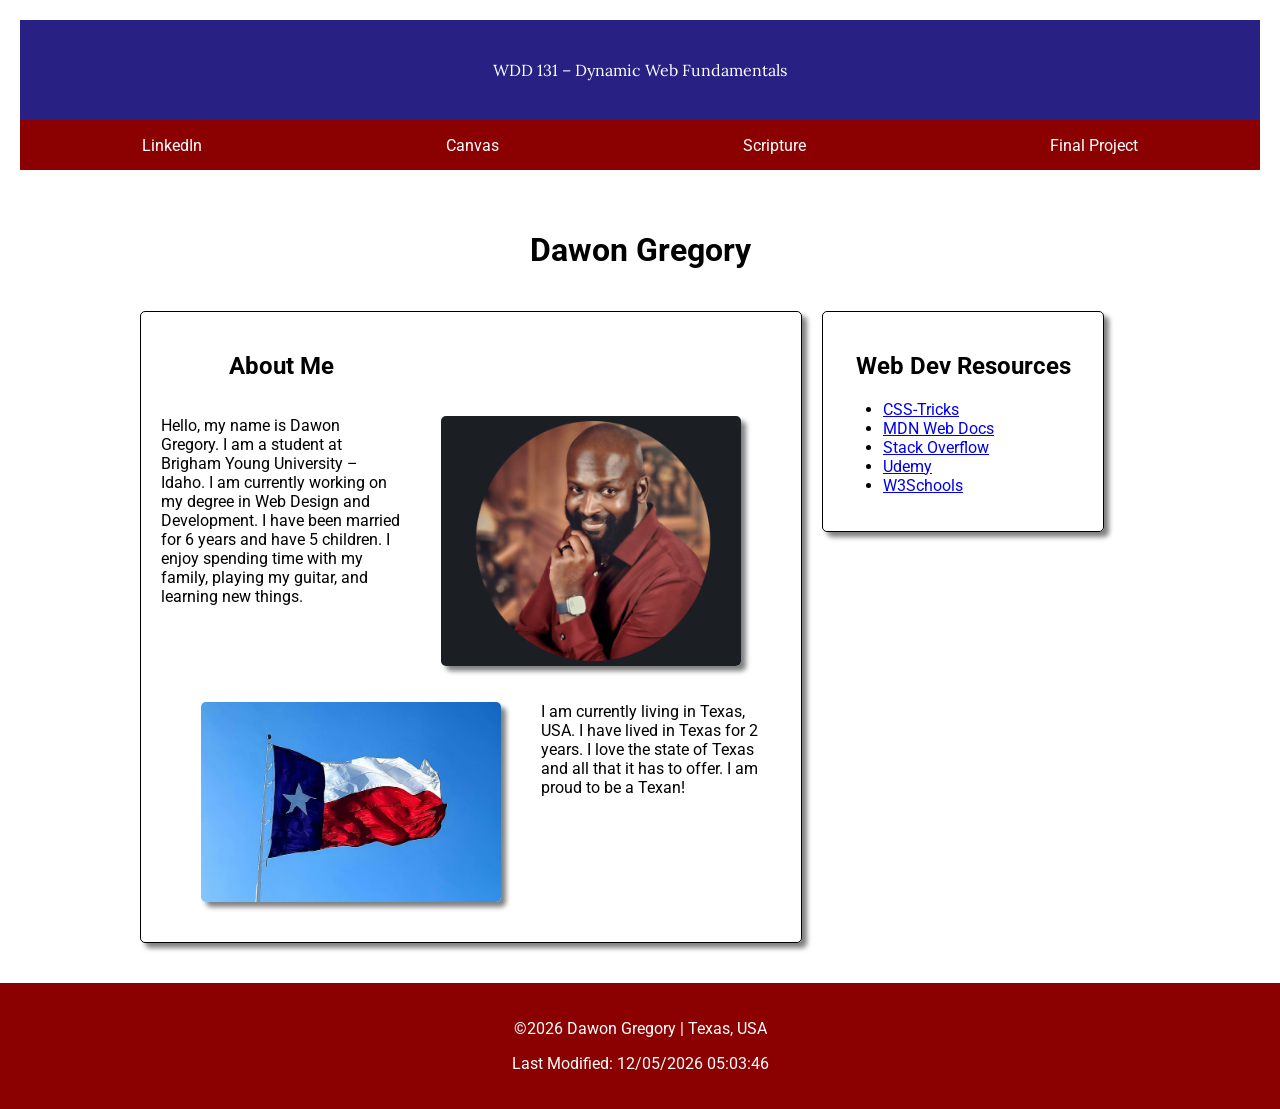
<file: index.html>
<!DOCTYPE html>
<html lang="en">

<head>
    <meta charset="UTF-8">
    <meta name="viewport" content="width=device-width, initial-scale=1.0">
    <title>WDD 131 – Dynamic Web Fundamentals – Dawon Gregory</title>
    <meta name="description"
        content="WDD131 – Dynamic Web Fundamentals – Dawon Gregory This the home page for my WDD131 class.">
    <meta name="author" content="Dawon Gregory">
    <link rel="preconnect" href="https://fonts.googleapis.com">
    <link rel="preconnect" href="https://fonts.gstatic.com" crossorigin>
    <link href="https://fonts.googleapis.com/css2?family=Lora:wght@400;700&family=Roboto:wght@400;700&display=swap"
        rel="stylesheet">
    <link rel="stylesheet" href="styles/base.css">
    <script src="scripts/getdates.js" defer></script>
</head>

<body>
    <header>
        <span id="course-title">
            WDD 131 – Dynamic Web Fundamentals
        </span>
        <nav>
            <a href="https://www.linkedin.com/in/dawon-gregory/">LinkedIn</a>
            <a href="https://byupw.instructure.com/">Canvas</a>
            <a href="https://www.churchofjesuschrist.org/study/scriptures/bofm/jacob/2?lang=eng">Scripture</a>
            <a href="#">Final Project</a>
        </nav>
    </header>
    <main>
        <h1>Dawon Gregory</h1>
        <div class="cards">
            <section class="card">

                <h2>About Me</h2>

                <div class="about-me">
                    <div class="me">
                        <p>Hello, my name is Dawon Gregory. I am a student at Brigham Young University – Idaho. I am
                            currently
                            working on my degree in Web Design and Development. I have been married for 6 years and have
                            5
                            children. I enjoy spending time with my family, playing my guitar, and learning new things.
                        </p>
                        <figure>
                            <img src="images/selfie.png" alt="Dawon Gregory" width="300" height="250">

                        </figure>
                    </div>
                    <div class="my-state">
                        <figure>


                            <img src="images/texas_flag.jpg" alt="Texas Flag" width="300" height="200">
                        </figure>
                        <p>I am currently living in Texas, USA. I have lived in Texas for 2 years. I love the state
                            of
                            Texas and all that it has to offer. I am proud to be a Texan!</p>
                    </div>
                </div>
            </section>
            <section class="card">

                <h2>Web Dev Resources</h2>

                <ul>
                    <li><a href="https://css-tricks.com/">CSS-Tricks</a></li>
                    <li><a href="https://developer.mozilla.org/en-US/">MDN Web Docs</a></li>
                    <li><a href="https://stackoverflow.com/">Stack Overflow</a></li>
                    <li><a href="https://www.udemy.com/">Udemy</a></li>
                    <li><a href="https://www.w3schools.com/">W3Schools</a></li>
                </ul>
            </section>
        </div>
    </main>
    <footer>
        <p>&copy;<span id="current-year"></span> Dawon Gregory | Texas, USA </p>
        <p>Last Modified: <span id="lastModified"></span></p>
    </footer>

</body>

</html>
</file>
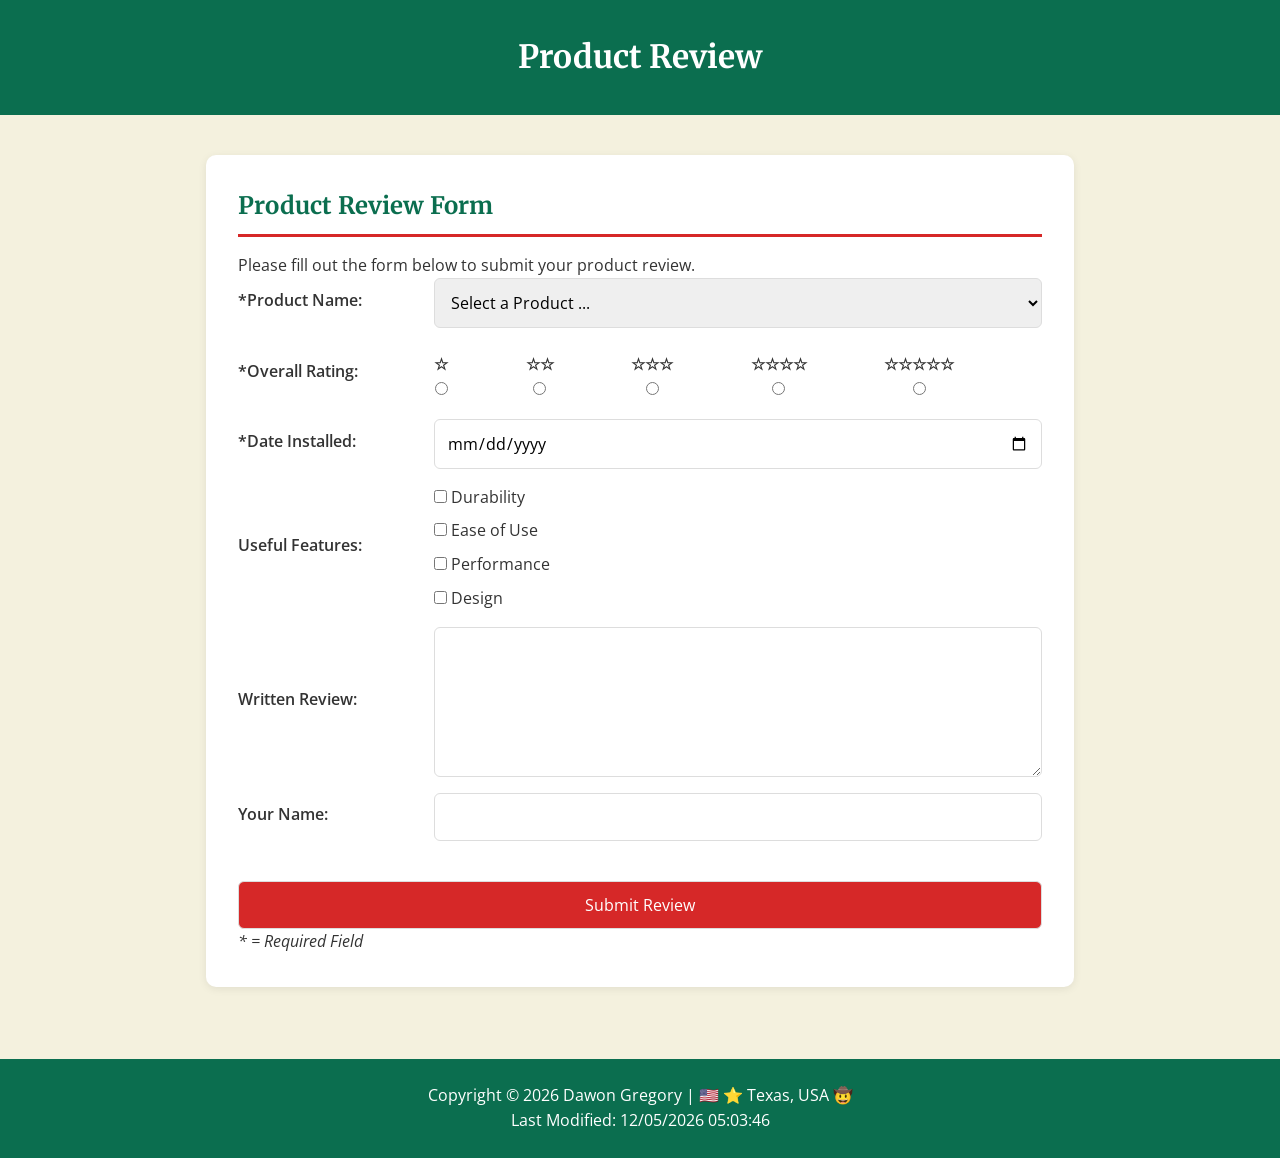
<file: form.html>
<!doctype html>
<html lang="en-US">

<head>
    <meta charset="utf-8">
    <meta name="viewport" content="width=device-width, initial-scale=1">

    <title>Product Review Form</title>
    <meta name="description"
        content="Submit a product review including product rating, installation date, useful features, and written comments.">
    <meta name="author" content="Dawon Gregory">

    <link rel="preconnect" href="https://fonts.googleapis.com">
    <link rel="preconnect" href="https://fonts.gstatic.com" crossorigin>

    <link
        href="https://fonts.googleapis.com/css2?family=Merriweather:wght@700&family=Open+Sans:wght@400;600;700&display=swap"
        rel="stylesheet">

    <link rel="stylesheet" href="styles/form.css">
    <link rel="stylesheet" href="styles/form-large.css">

    <script src="scripts/form.js" defer></script>
</head>

<body>

    <header>
        <h1>Product Review</h1>
    </header>

    <main>
        <section>
            <h2>Product Review Form</h2>
            <p>Please fill out the form below to submit your product review.</p>

            <form id="reviewForm" method="get" action="review.html">

                <label for="productName">*Product Name:</label>
                <select id="productName" name="productName" required>
                    <option value="" disabled selected>Select a Product ...</option>
                </select>

                <label>*Overall Rating:</label>

                <div class="rating">

                    <div class="rating-option">
                        <label for="rating1">☆</label>
                        <input type="radio" id="rating1" name="rating" value="1" required>
                    </div>

                    <div class="rating-option">
                        <label for="rating2">☆☆</label>
                        <input type="radio" id="rating2" name="rating" value="2" required>
                    </div>

                    <div class="rating-option">
                        <label for="rating3">☆☆☆</label>
                        <input type="radio" id="rating3" name="rating" value="3" required>
                    </div>

                    <div class="rating-option">
                        <label for="rating4">☆☆☆☆</label>
                        <input type="radio" id="rating4" name="rating" value="4" required>
                    </div>

                    <div class="rating-option">
                        <label for="rating5">☆☆☆☆☆</label>
                        <input type="radio" id="rating5" name="rating" value="5" required>
                    </div>

                </div>

                <label for="dateInstalled">*Date Installed:</label>
                <input type="date" id="dateInstalled" name="dateInstalled" required>
                <label>Useful Features:</label>

                <div class="features">

                    <label for="feature1">
                        <input type="checkbox" id="feature1" name="features" value="durability">
                        Durability
                    </label>

                    <label for="feature2">
                        <input type="checkbox" id="feature2" name="features" value="ease">
                        Ease of Use
                    </label>

                    <label for="feature3">
                        <input type="checkbox" id="feature3" name="features" value="performance">
                        Performance
                    </label>

                    <label for="feature4">
                        <input type="checkbox" id="feature4" name="features" value="design">
                        Design
                    </label>

                </div>

                <label for="reviewText">Written Review:</label>
                <textarea id="reviewText" name="reviewText" rows="5"></textarea>

                <label for="userName">Your Name:</label>
                <input type="text" id="userName" name="userName">

                <input type="submit" value="Submit Review">

            </form>

            <p><em>* = Required Field</em></p>
        </section>
    </main>

    <footer>
        <p>Copyright &copy; <span id="current-year"></span> Dawon Gregory | 🇺🇸 ⭐ Texas, USA 🤠</p>
        <p>Last Modified: <span id="lastModified"></span></p>
    </footer>

</body>

</html>
</file>
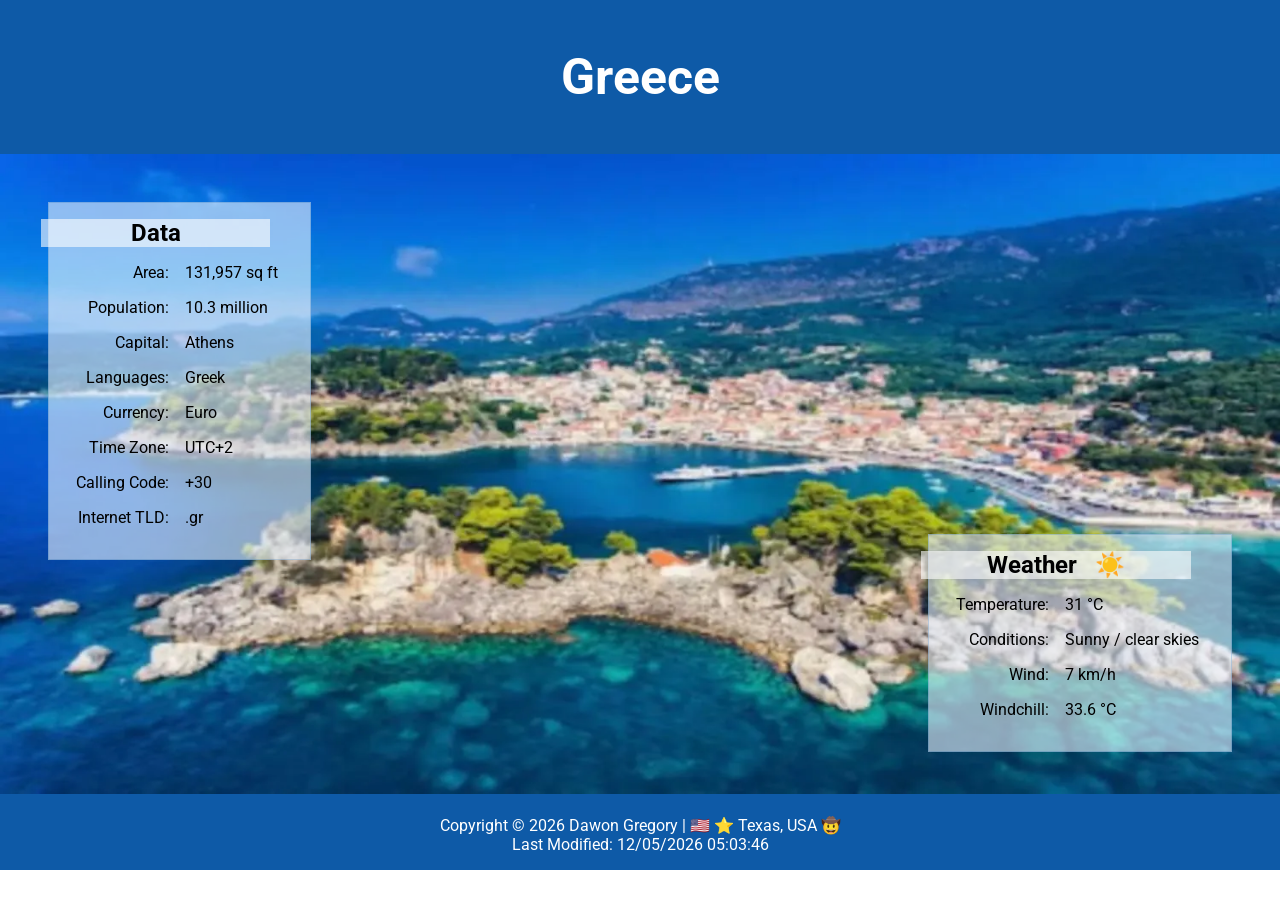
<file: place.html>
<!doctype html>
<html lang="en-US">

<head>
    <meta charset="utf-8">
    <meta name="viewport" content="width=device-width, initial-scale=1">

    <title>Place</title>
    <meta name="description"
        content="Place that I have visited, lived in or would like to visit at some point in my life">
    <meta name="author" content="Dawon Gregory">

    <link rel="preconnect" href="https://fonts.googleapis.com">
    <link rel="preconnect" href="https://fonts.gstatic.com" crossorigin>
    <link href="https://fonts.googleapis.com/css2?family=Roboto:wght@100..900&display=swap" rel="stylesheet">
    <link rel="stylesheet"
        href="https://fonts.googleapis.com/css2?family=Material+Symbols+Outlined:opsz,wght,FILL,GRAD@24,400,0,0&icon_names=brightness_5" />
    <link rel="stylesheet" href="styles/place.css">
    <link rel="stylesheet" href="styles/place-large.css">

    <script src="scripts/place.js" defer></script>
</head>

<body>
    <header>
        <h1>Greece</h1>
    </header>
    <main>
        <div class="hero">
            <picture>
                <source media="(min-width: 1000px)" srcset="images/hero-large.webp">
                <source media="(min-width: 500px)" srcset="images/hero-medium.webp">
                <img src="images/hero-small.webp" alt="Beautifl landscape of Greece coastline" width="1500"
                    height="750">
            </picture>
        </div>
        <div id="country-info">

            <section id="data">
                <h2>Data</h2>
                <ul>
                    <li><span class="label">Area: </span>131,957 sq ft</li>
                    <li><span class="label">Population: </span>10.3 million</li>
                    <li><span class="label">Capital: </span>Athens</li>
                    <li><span class="label">Languages: </span>Greek</li>
                    <li><span class="label">Currency: </span>Euro</li>
                    <li><span class="label">Time Zone: </span>UTC+2</li>
                    <li><span class="label">Calling Code: </span>+30</li>
                    <li><span class="label">Internet TLD: </span>.gr</li>
                </ul>

            </section>
            <section id="weather">

                <h2>Weather</h2>
                <img id="the-sun" src="images/brightness.svg" alt="Bright yellow sun">
                <ul>
                    <li><span class="label">Temperature: </span>31 &deg;C</li>
                    <li><span class="label">Conditions: </span>Sunny / clear skies</li>
                    <li><span class="label">Wind: </span>7 km/h</li>
                    <li>
                        <span class="label">Windchill: </span><span id="windchill"></span>
                    </li>
                </ul>
            </section>
        </div>
    </main>

    <footer>
        <p>Copyright &copy; <span id="current-year"></span> Dawon Gregory | 🇺🇸 ⭐ Texas, USA 🤠</p>
        <p>Last Modified: <span id="lastModified"></span></p>
    </footer>
</body>

</html>
</file>
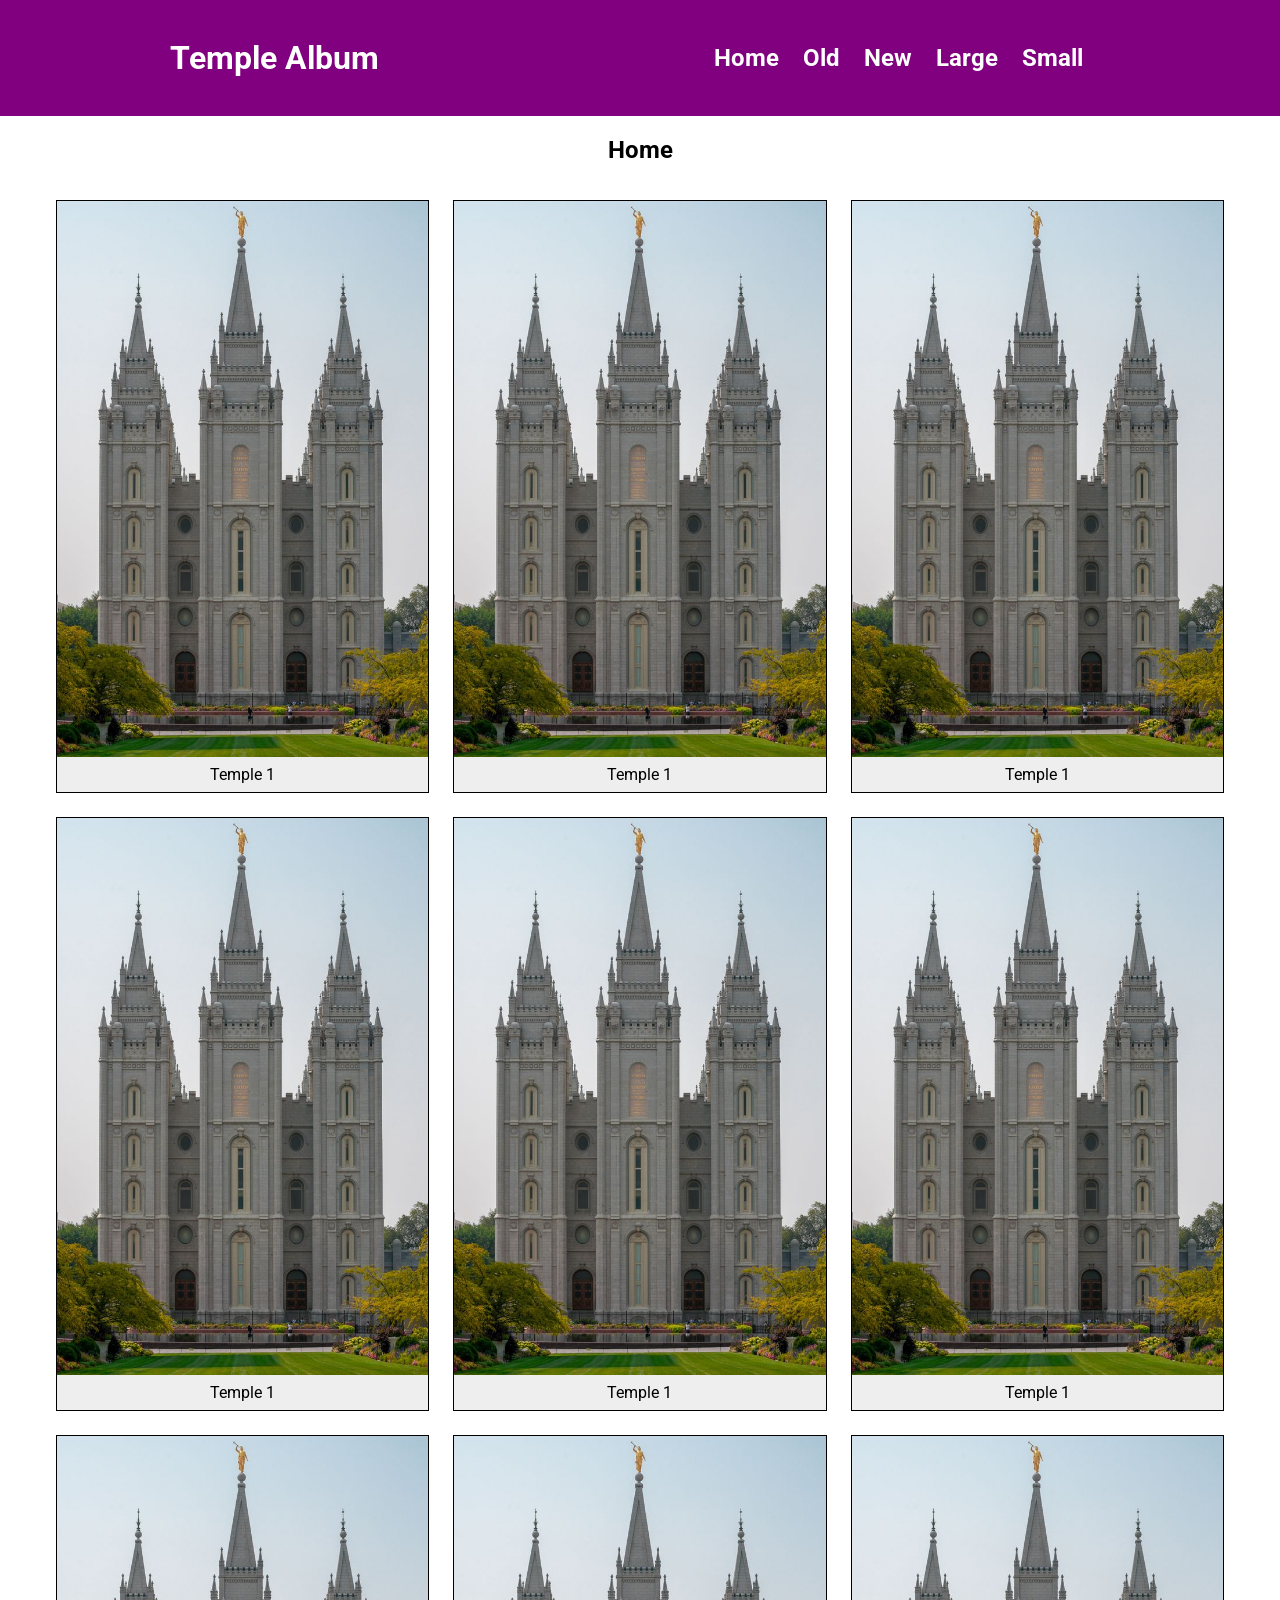
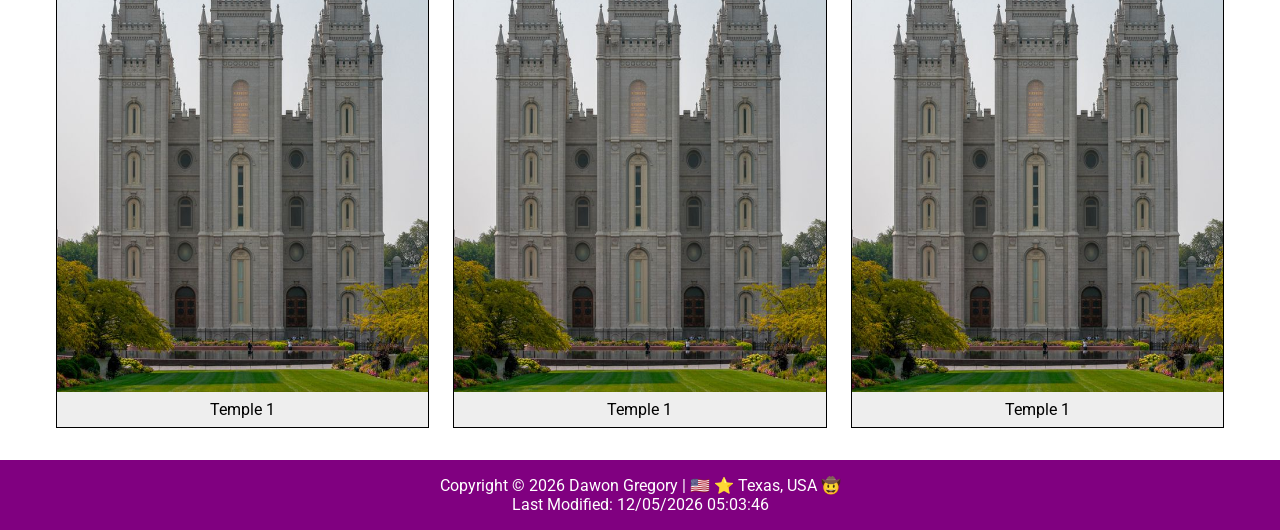
<file: temples.html>
<!doctype html>
<html lang="en-US">

<head>
    <meta charset="utf-8">
    <meta name="viewport" content="width=device-width, initial-scale=1">

    <title>Temple Album</title>
    <meta name="description" content="Explore a collection of beautiful temples from around the world in this responsive Temple Album gallery.">
    <meta name="author" content="Dawon Gregory">

    <link rel="preconnect" href="https://fonts.googleapis.com">
    <link rel="preconnect" href="https://fonts.gstatic.com" crossorigin>
    <link href="https://fonts.googleapis.com/css2?family=Roboto:wght@100..900&display=swap" rel="stylesheet">

    <link rel="stylesheet" href="styles/temples.css">
    <link rel="stylesheet" href="styles/temples-large.css">

    <script src="scripts/temples.js" defer></script>
</head>

<body>
    <header>
        <h1 id="page-title">Temple Album</h1>
        <a id="menu"></a>
        <nav>
            <ul class="navigation">
                <li><a href="#">Home</a></li>
                <li><a href="#">Old</a></li>
                <li><a href="#">New</a></li>
                <li><a href="#">Large</a></li>
                <li><a href="#">Small</a></li>
            </ul>
        </nav>
    </header>
    <main>
        <h2>Home</h2>
        <section class="temple-grid">
            <figure class="temple-card">
                <img src="images/salt_lake_temple.jpg" alt="Salt Lake Temple" width="640" height="949">
                <figcaption>Temple 1</figcaption>
            </figure>
            <figure class="temple-card">
                <img src="images/salt_lake_temple.jpg" alt="Salt Lake Temple" width="640" height="949">
                <figcaption>Temple 1</figcaption>
            </figure>
            <figure class="temple-card">
                <img src="images/salt_lake_temple.jpg" alt="Salt Lake Temple" width="640" height="949">
                <figcaption>Temple 1</figcaption>
            </figure>
            <figure class="temple-card">
                <img src="images/salt_lake_temple.jpg" alt="Salt Lake Temple" width="640" height="949">
                <figcaption>Temple 1</figcaption>
            </figure>
            <figure class="temple-card">
                <img src="images/salt_lake_temple.jpg" alt="Salt Lake Temple" width="640" height="949">
                <figcaption>Temple 1</figcaption>
            </figure>
            <figure class="temple-card">
                <img src="images/salt_lake_temple.jpg" alt="Salt Lake Temple" width="640" height="949">
                <figcaption>Temple 1</figcaption>
            </figure>
            <figure class="temple-card">
                <img src="images/salt_lake_temple.jpg" alt="Salt Lake Temple" width="640" height="949">
                <figcaption>Temple 1</figcaption>
            </figure>
            <figure class="temple-card">
                <img src="images/salt_lake_temple.jpg" alt="Salt Lake Temple" width="640" height="949">
                <figcaption>Temple 1</figcaption>
            </figure>
            <figure class="temple-card">
                <img src="images/salt_lake_temple.jpg" alt="Salt Lake Temple" width="640" height="949">
                <figcaption>Temple 1</figcaption>
            </figure>
        </section>
    </main>
    <footer>
        <p>Copyright &copy; <span id="current-year"></span> Dawon Gregory | 🇺🇸 ⭐ Texas, USA 🤠</p>
        <p>Last Modified: <span id="lastModified"></span></p>
    </footer>
</body>

</html>
</file>
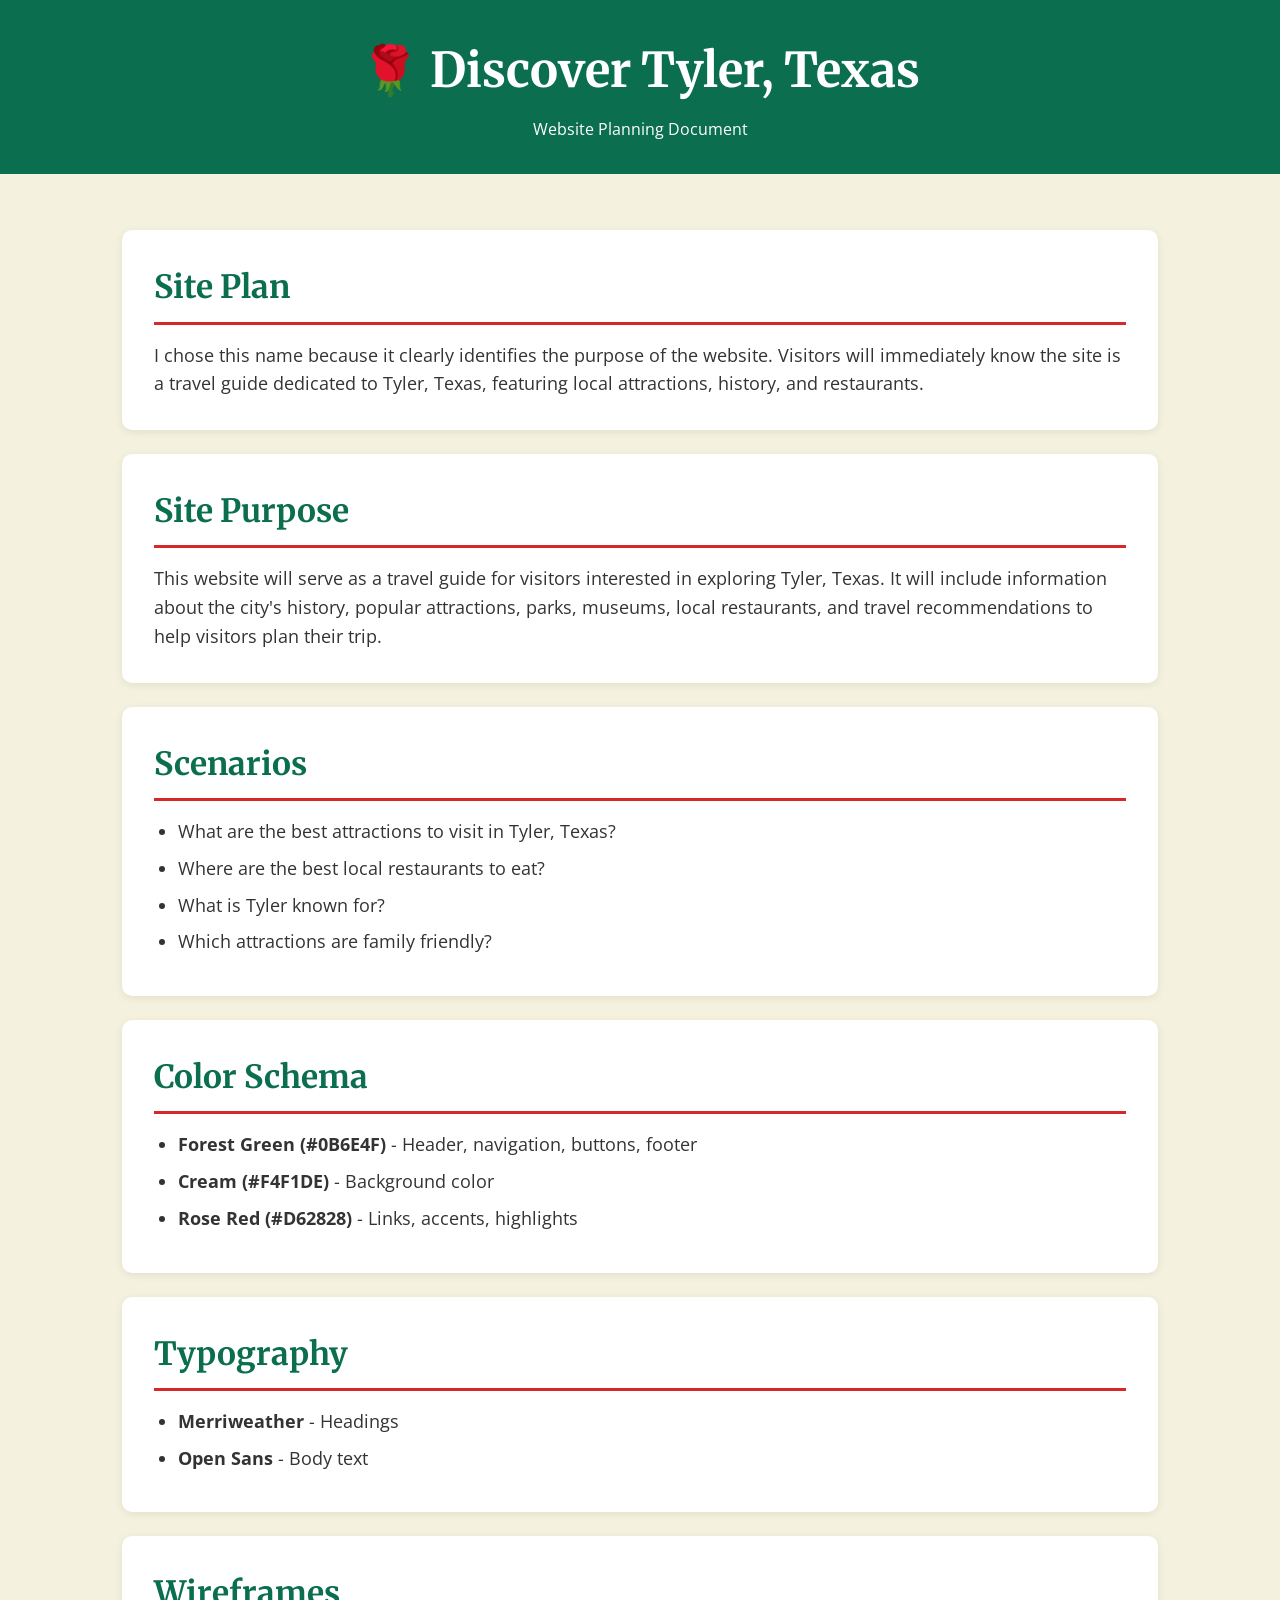
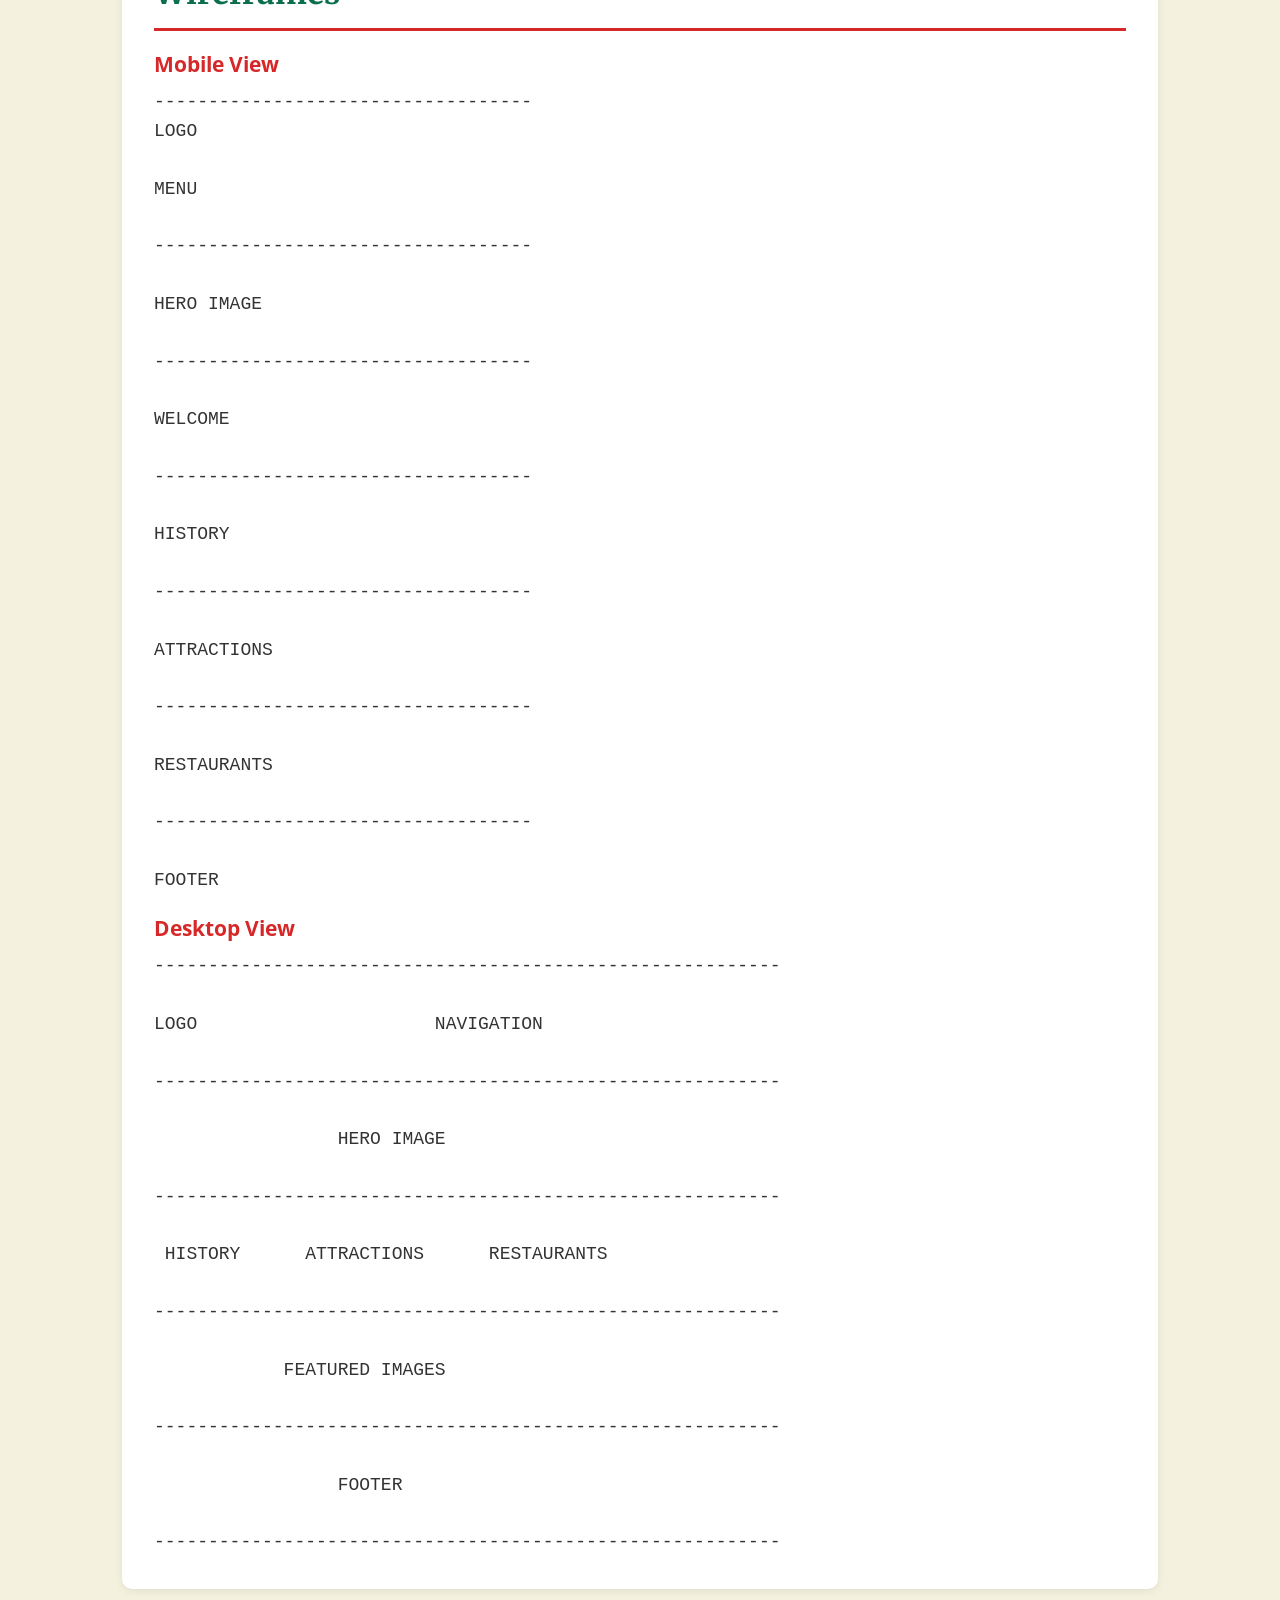
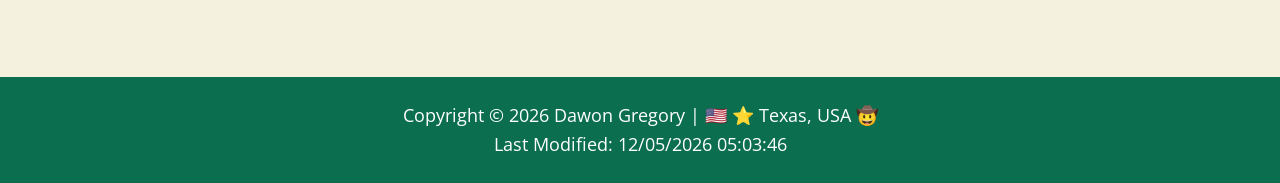
<file: project/siteplan.html>
<!doctype html>
<html lang="en-US">

<head>
    <meta charset="utf-8">
    <meta name="viewport" content="width=device-width, initial-scale=1">

    <title>Discover Tyler, Texas | Site Plan</title>
    <meta name="description"
        content="Pxplore Tyler, Texas with this travel guide featuring local history, popular attractions, parks, museums, and the best restaurants to help plan your visit.">
    <meta name="author" content="Your Name">

    <link rel="preconnect" href="https://fonts.googleapis.com">
    <link rel="preconnect" href="https://fonts.gstatic.com" crossorigin>
    <link
        href="https://fonts.googleapis.com/css2?family=Merriweather:wght@700&family=Open+Sans:wght@400;600&display=swap"
        rel="stylesheet">

    <link rel="stylesheet" href="styles/siteplan.css">
    <link rel="stylesheet" href="styles/siteplan-large.css">

    <script src="scripts/siteplan.js" defer></script>
</head>

<body>
    <header>
        <h1>🌹 Discover Tyler, Texas</h1>
        <p>Website Planning Document</p>
    </header>

    <main>
        <section>
            <h2>Site Plan</h2>
            <p>I chose this name because it clearly identifies the purpose of the website.
                Visitors will immediately know the site is a travel guide dedicated to
                Tyler, Texas, featuring local attractions, history, and restaurants.</p>

        </section>
        <section>
            <h2>Site Purpose</h2>
            <p>This website will serve as a travel guide for visitors interested in
                exploring Tyler, Texas. It will include information about the city's
                history, popular attractions, parks, museums, local restaurants,
                and travel recommendations to help visitors plan their trip.</p>
        </section>
        <section>
            <h2>Scenarios</h2>

            <ul>
                <li>What are the best attractions to visit in Tyler, Texas?</li>
                <li>Where are the best local restaurants to eat?</li>
                <li>What is Tyler known for?</li>
                <li>Which attractions are family friendly?</li>
            </ul>
        </section>
        <section>
            <h2>Color Schema</h2>

            <ul>
                <li><strong>Forest Green (#0B6E4F)</strong> - Header, navigation, buttons, footer</li>
                <li><strong>Cream (#F4F1DE)</strong> - Background color</li>
                <li><strong>Rose Red (#D62828)</strong> - Links, accents, highlights</li>
            </ul>
        </section>

        <section>
            <h2>Typography</h2>

            <ul>
                <li><strong>Merriweather</strong> - Headings</li>
                <li><strong>Open Sans</strong> - Body text</li>
            </ul>
        </section>

        <section>
            <h2>Wireframes</h2>

            <h3>Mobile View</h3>

            <pre>
-----------------------------------
LOGO

MENU

-----------------------------------

HERO IMAGE

-----------------------------------

WELCOME

-----------------------------------

HISTORY

-----------------------------------

ATTRACTIONS

-----------------------------------

RESTAURANTS

-----------------------------------

FOOTER
</pre>

            <h3>Desktop View</h3>

            <pre>
----------------------------------------------------------

LOGO                      NAVIGATION

----------------------------------------------------------

                 HERO IMAGE

----------------------------------------------------------

 HISTORY      ATTRACTIONS      RESTAURANTS

----------------------------------------------------------

            FEATURED IMAGES

----------------------------------------------------------

                 FOOTER

----------------------------------------------------------
</pre>

        </section>

    </main>

    <footer>
        <p>Copyright &copy; <span id="current-year"></span> Dawon Gregory | 🇺🇸 ⭐ Texas, USA 🤠</p>
        <p>Last Modified: <span id="lastModified"></span></p>
    </footer>
</body>

</html>
</file>
<file: styles/base.css>
body {
    margin: 0;
    padding: 0;
    font-family: 'Roboto', sans-serif;
}

header {
    color: white;
    padding: 20px;
    text-align: center;
}

#course-title {
    display: flex;
    justify-content: center;
    align-items: center;
    width: 100%;
    height: 100px;
    background-color: rgb(40, 32, 130);
    color: white;
    font-family: 'Lora', serif;
}

nav {
    display: flex;
    justify-content: space-around;
    align-items: center;
    height: 50px;
    background-color: darkred;
}

nav a {
    text-decoration: none;
    color: white;
    transition: color 0.3s ease;
}

nav a:hover {
    color: lightgray;
}

main {

    display: grid;
    grid-template-columns: repeat(2, 1fr);
    gap: 20px;
    max-width: 1000px;
    margin: 0 auto;
    padding: 20px;

}

main h1 {
    grid-column: 1 / -1;
    text-align: center;
}

.cards {
    display: flex;
    gap: 20px;
    align-items: flex-start;
    margin: 0 auto;
}

.card {
    border: 1px solid black;
    border-radius: 5px;
    box-shadow: 5px 5px 5px gray;
    padding: 20px;
    align-items: center;
}

.card.first-child {
    flex: 2;
}

.card:last-child {
    flex: 1;
}

.card h2 {
    text-align: center;
    margin-bottom: 20px;
    align-items: center;
    width: 10em;
}

.card img {
    box-shadow: 5px 5px 5px gray;
    border-radius: 5px;
}

.card p {

    width: 15em
}

.me {
    display: flex;
}

.my-state {
    display: flex;
}

footer {
    text-align: center;
    margin-top: 20px;
    padding: 20px;
    background-color: darkred;
    color: white;
}
</file>
<file: styles/form.css>
/* ==========================================
   Color Variables
========================================== */

:root {
    --primary: #0B6E4F;
    --secondary: #F4F1DE;
    --accent: #D62828;
    --text: #333333;
    --white: #FFFFFF;
    --border: #DDDDDD;
    --shadow: #000000;
    --focus: #B7DCCF;
}

/* ==========================================
   Reset
========================================== */

* {
    margin: 0;
    padding: 0;
    box-sizing: border-box;
}

/* ==========================================
   Body
========================================== */

body {
    font-family: "Open Sans", sans-serif;
    background-color: var(--secondary);
    color: var(--text);
    line-height: 1.6;
}

/* ==========================================
   Header
========================================== */

header {
    background-color: var(--primary);
    color: var(--white);
    padding: 2rem 1rem;
    text-align: center;
}

header h1 {
    font-family: "Merriweather", serif;
    font-size: 2rem;
}

/* ==========================================
   Main
========================================== */

main {
    max-width: 700px;
    margin: auto;
    padding: 1rem;
}

/* ==========================================
   Section
========================================== */

section {
    background-color: var(--white);
    margin: 1.5rem 0;
    padding: 1rem;
    border-radius: 10px;
    box-shadow: 0 2px 8px rgba(0, 0, 0, .08);
}

section h2 {
    font-family: "Merriweather", serif;
    color: var(--primary);
    border-bottom: 3px solid var(--accent);
    padding-bottom: .5rem;
    margin-bottom: 1rem;
}

/* ==========================================
   Form
========================================== */

form {
    display: flex;
    flex-direction: column;
}

label {
    font-weight: 600;
    margin-top: 1rem;
    margin-bottom: .25rem;
}

input:not([type="radio"]):not([type="checkbox"]),
select,
textarea {
    font-family: "Open Sans", sans-serif;
    font-size: 1rem;
    padding: .75rem;
    border: 1px solid var(--border);
    border-radius: 6px;
    width: 100%;
}

textarea {
    resize: vertical;
}

/* ==========================================
   Focus
========================================== */



/* ==========================================
   Rating Stars
========================================== */

.rating {
    display: flex;
    justify-content: space-between;
    max-width: 520px;
    margin: .5rem 0;
}

.rating-option {
    display: flex;
    flex-direction: column;
    align-items: center;
}

.rating-option label {
    font-size: 1rem;
    cursor: pointer;
    margin: 0;
}

.rating-option input[type="radio"] {
    width: auto;
    margin-top: .25rem;
}

/* ==========================================
   Features
========================================== */

.features {
    display: flex;
    flex-direction: column;
    gap: .5rem;
}

.features label {
    margin: 0;
    font-weight: normal;
}

.features input[type="checkbox"] {
    width: auto;
}

/* ==========================================
   Submit Button
========================================== */

button,
input[type="submit"] {
    margin-top: 1.5rem;
    padding: .9rem;
    background-color: var(--accent);
    color: var(--white);
    border: none;
    border-radius: 6px;
    font-size: 1.1rem;
    cursor: pointer;
}

button:hover,
input[type="submit"]:hover {
    background-color: var(--primary);
}

/* ==========================================
   Review Confirmation Page
========================================== */

.review-card {
    max-width: 700px;
    background-color: var(--white);
    margin: 2rem auto;
    padding: 2rem;
    border-radius: 10px;
    box-shadow: 0 2px 8px rgba(0, 0, 0, .08);
    text-align: center;
}

.review-card h2 {
    font-family: "Merriweather", serif;
    color: var(--primary);
    border-bottom: 3px solid var(--accent);
    padding-bottom: .5rem;
}

.review-card p {
    margin: 1rem 0;
    font-size: 1.1rem;
}

#reviewCount {
    display: inline-block;
    color: var(--accent);
    font-size: 2rem;
    font-weight: bold;
}

/* ==========================================
   Links
========================================== */

.button {
    display: inline-block;
    margin-top: 1.5rem;
    padding: .9rem 1.5rem;
    background-color: var(--accent);
    color: var(--white);
    text-decoration: none;
    border-radius: 6px;
    font-weight: 600;
}

.button:hover {
    background-color: var(--primary);
}

/* ==========================================
   Footer
========================================== */

footer {
    background-color: var(--primary);
    color: var(--white);
    text-align: center;
    padding: 1.5rem;
    margin-top: 2rem;
}
</file>
<file: styles/form-large.css>
/* ==========================================
   Desktop Layout
========================================== */

@media screen and (min-width: 768px) {


    main {
        max-width: 900px;
    }


    section {
        padding: 2rem;
    }


    /* ==========================================
       Form Desktop Layout
    ========================================== */

    form {
        display: grid;
        grid-template-columns: 180px 1fr;
        gap: 1rem;
        align-items: center;
    }


    label {
        margin-top: 0;
    }


    textarea {
        height: 150px;
    }


    button,
    input[type="submit"] {
        grid-column: 1 / 3;
        width: 50%;
        justify-self: center;
    }


    /* ==========================================
       Review Page Desktop Layout
    ========================================== */

    .review-card {
        max-width: 700px;
        margin: 2rem auto;
        padding: 3rem;
    }


    .review-card h2 {
        font-size: 2rem;
    }


    .review-card p {
        font-size: 1.2rem;
    }


    #reviewCount {
        font-size: 3rem;
    }


    .button {
        font-size: 1.1rem;
    }

}
</file>
<file: styles/place.css>
/* 
   Global Reset
   Removes default browser spacing and uses border-box sizing
*/

* {
   margin: 0;
   padding: 0;
   box-sizing: border-box;
}

:root {
   --primary-color: #0E5AA7;
   --border-color: rgba(13, 94, 175, 0.25);
   --text-light: #ffffff;
   --font-family: "Roboto", sans-serif;
}

/* 
   Base Page Styles
*/

body {
   font-family: var(--font-family);
}

header,
footer {
   background-color: var(--primary-color);
   color: var(--text-light);
}

h1,
h2,
footer {
   text-align: center;
}

.hero img {
   width: 100%;
   height: auto;
   display: block;
   border-bottom: 6px solid var(--primary-color);
}

section li {
   display: grid;
   grid-template-columns: 10em 1fr;
   margin: 1em 1em 1em 3em;
   text-align: left;
}

.label {
   text-align: right;
   margin-right: 1em;
}

#data {
   border-bottom: 1px solid var(--border-color);
}

#weather {
   margin-top: 1em;
}

#the-sun {
   display: block;
   margin: 0 auto;
}

footer {
   width: 100%;
   padding: 1em;
   margin: 0;
}
</file>
<file: styles/place-large.css>
/* ------------------------------------
   Large View
------------------------------------- */

@media only screen and (min-width: 900px) {
   .hero {
      width: 100%;
   }

   .hero picture {
      display: block;
   }

   .hero img {
      display: block;
      width: 100%;
      height: auto;
   }

   header {
      padding: 3em;
   }

   h1 {
      font-size: 50px;
   }

   

   main {
      position: relative;
   }

   #country-info {
      display: flex;
      justify-content: space-between;
   }

   section {
      justify-content: center;
      background-color: #EAF4FF;
      border: 1px solid rgba(14, 90, 167, 0.2);
   }

   section li {
      display: grid;
      grid-template-columns: 7em 1fr;
      margin: 1em 1em 1em 0.5em;
      text-align: left;
   }

   h2 {
      background-color: rgba(255, 255, 255, 0.6);
      position: relative;
      right: 1em;
   }

   #data,
   #weather {
      position: absolute;
      background: rgba(234, 244, 255, 0.6);
      border: 1px solid rgba(14, 90, 167, 0.2);
      padding: 1rem;
   }

   #data {
      top: 3rem;
      left: 3rem;
   }

   #weather {
      bottom: 3rem;
      right: 3rem;
   }

   #the-sun {
      display: none;
   }

   #weather h2::after {
      content: " ☀️";
      margin-left: 0.5em;
   }

   footer, header {
   background-color: #0E5AA7;
   color: white;
}
}
</file>
<file: styles/temples.css>
/* 
   Global Reset
   Removes default browser spacing and uses border-box sizing
*/

* {
    margin: 0;
    padding: 0;
    box-sizing: border-box;
}


/* 
   Base Page Styles
*/

body {
    font-family: "Roboto", sans-serif;
}


/* 
   Header Layout
   Mobile view uses flex-wrap so navigation can move below title/menu
*/

header {
    background-color: purple;
    color: white;
    padding: 1rem;
    display: flex;
    flex-wrap: wrap;
    justify-content: space-around;
    align-items: center;
}


/*
   Page Headings
*/

#page-title,
main h2 {
    text-align: center;
    margin: 1.25rem 0;
}


/*
   Hamburger Menu Button
   Visible only in mobile view
*/

#menu {
    display: block;
    font-size: 1.5rem;
    font-weight: bold;
    text-decoration: none;
    color: white;
    padding: 0.5rem;
    cursor: pointer;
}


/*
   Hamburger icon
*/

#menu::before {
    content: "≡";
}


/*
   Navigation Container
*/

nav {
    display: flex;
    justify-content: center;
    background-color: purple;
}


/*
   Navigation List
*/

.navigation {
    list-style: none;
    margin: 0 auto;
    max-width: 600px;
}


/*
   Hide navigation links on mobile
   JavaScript adds the .show class when clicked
*/

.navigation li {
    display: none;
}


/*
   Navigation Links
*/

.navigation a {
    display: block;
    padding: 0.75rem;
    text-align: left;
    text-decoration: none;
    color: white;
    font-weight: bold;
    transition: 0.5s;
    font-size: clamp(1rem, 2vw, 1.5rem);
}


/*
   Hover Effect
*/

.navigation a:hover {
    background-color: white;
    color: purple;
}


/*
   Display menu items when hamburger is clicked
*/

.show li {
    display: block;
}


/*
   Change hamburger icon to X
*/

#menu.show::before {
    content: "×";
}


/*
   Temple Gallery
   Mobile-first: one column layout
*/

.temple-grid {
    display: grid;
    grid-template-columns: 1fr;
    gap: 1rem;
    padding: 1rem;
}


/*
   Individual Temple Cards
*/

.temple-card {
    border: 1px solid black;
    background-color: #eee;
}


/*
   Responsive Images
   Maintains original aspect ratio
*/

.temple-card img {
    width: 100%;
    height: auto;
    display: block;
}


/*
   Temple Captions
*/

.temple-card figcaption {
    text-align: center;
    padding: 0.5rem;
}


/*
   Footer
*/

footer {
    text-align: center;
    margin-top: 1rem;
    padding: 1rem;
    background-color: purple;
    color: white;
}
</file>
<file: styles/temples-large.css>
/* ------------------------------------
   Large View (40em / 640px and above)
------------------------------------- */

@media only screen and (min-width: 40em) {

    /* Hide the hamburger menu */
    #menu {
        display: none;
    }

    /* Display the navigation horizontally */
    .navigation {
        display: flex;
        text-align: center;
        padding: 1rem;
        list-style: none;
    }

    /* Show all navigation items */
    .navigation li {
        display: block;
    }

    /* Create a three-column temple gallery */
    .temple-grid {
        grid-template-columns: repeat(3, 1fr);
        gap: 1.5rem;
        max-width: 1200px;
        margin: 0 auto;
    }

}
</file>
<file: project/styles/siteplan.css>
/* ==========================================
   Color Variables
========================================== */
:root {
    --primary: #0B6E4F;
    --secondary: #F4F1DE;
    --accent: #D62828;
    --text: #333333;
    --white: #FFFFFF;
    --border: #DDDDDD;
}

/* ==========================================
   Reset
========================================== */

* {
    margin: 0;
    padding: 0;
    box-sizing: border-box;
}

/* ==========================================
   Body
========================================== */

body {
    font-family: "Open Sans", sans-serif;
    background-color: var(--secondary);
    color: var(--text);
    line-height: 1.6;
}

/* ==========================================
   Header
========================================== */

header {
    background-color: var(--primary);
    color: var(--white);
    padding: 2rem 1rem;
    text-align: center;
}

header h1 {
    font-family: "Merriweather", serif;
    font-size: 2rem;
    margin-bottom: .5rem;
}

header p {
    font-size: 1rem;
}

/* ==========================================
   Main
========================================== */

main {
    max-width: 1100px;
    margin: auto;
    padding: 1rem;
}

/* ==========================================
   Sections
========================================== */

section {
    background: var(--white);
    margin: 1.5rem 0;
    padding: 1.5rem;
    border-radius: 10px;
    box-shadow: 0 2px 8px rgba(0, 0, 0, .08);
}

section h2 {
    font-family: "Merriweather", serif;
    color: var(--primary);
    margin-bottom: 1rem;
    border-bottom: 3px solid var(--accent);
    padding-bottom: .5rem;
}

section h3 {
    color: var(--accent);
    margin-top: 1rem;
    margin-bottom: .5rem;
}

/* ==========================================
   Lists
========================================== */

ul {
    padding-left: 1.5rem;
}

li {
    margin-bottom: .5rem;
}

/* ==========================================
   Color Boxes
========================================== */

.color-box {
    display: inline-block;
    width: 90px;
    height: 40px;
    border-radius: 6px;
    margin-right: .5rem;
    border: 1px solid var(--border);
}

.primary {
    background: var(--primary);
}

.secondary {
    background: var(--secondary);
}

.accent {
    background: var(--accent);
}

/* ==========================================
   Wireframes
========================================== */

.wireframes {
    display: flex;
    flex-direction: column;
    gap: 2rem;
}

.wireframe {
    border: 2px solid var(--primary);
    padding: 1rem;
    background: #fafafa;
}

.box {
    border: 2px dashed var(--accent);
    padding: 1rem;
    margin: .5rem 0;
    text-align: center;
}

/* ==========================================
   Footer
========================================== */

footer {
    background: var(--primary);
    color: var(--white);
    text-align: center;
    padding: 1.5rem;
    margin-top: 2rem;
}

/* ==========================================
   Links
========================================== */

a {
    color: var(--accent);
    text-decoration: none;
}

a:hover {
    text-decoration: underline;
}
</file>
<file: project/styles/siteplan-large.css>
/* ==========================================
   Desktop View
========================================== */

@media (min-width: 768px) {

    header h1 {
        font-size: 3rem;
    }

    main {
        padding: 2rem;
    }

    .wireframes {
        flex-direction: row;
        justify-content: space-between;
        align-items: flex-start;
    }

    .wireframe {
        width: 48%;
    }

    section {
        padding: 2rem;
    }

    section h2 {
        font-size: 2rem;
    }

    body {
        font-size: 18px;
    }
}
</file>
